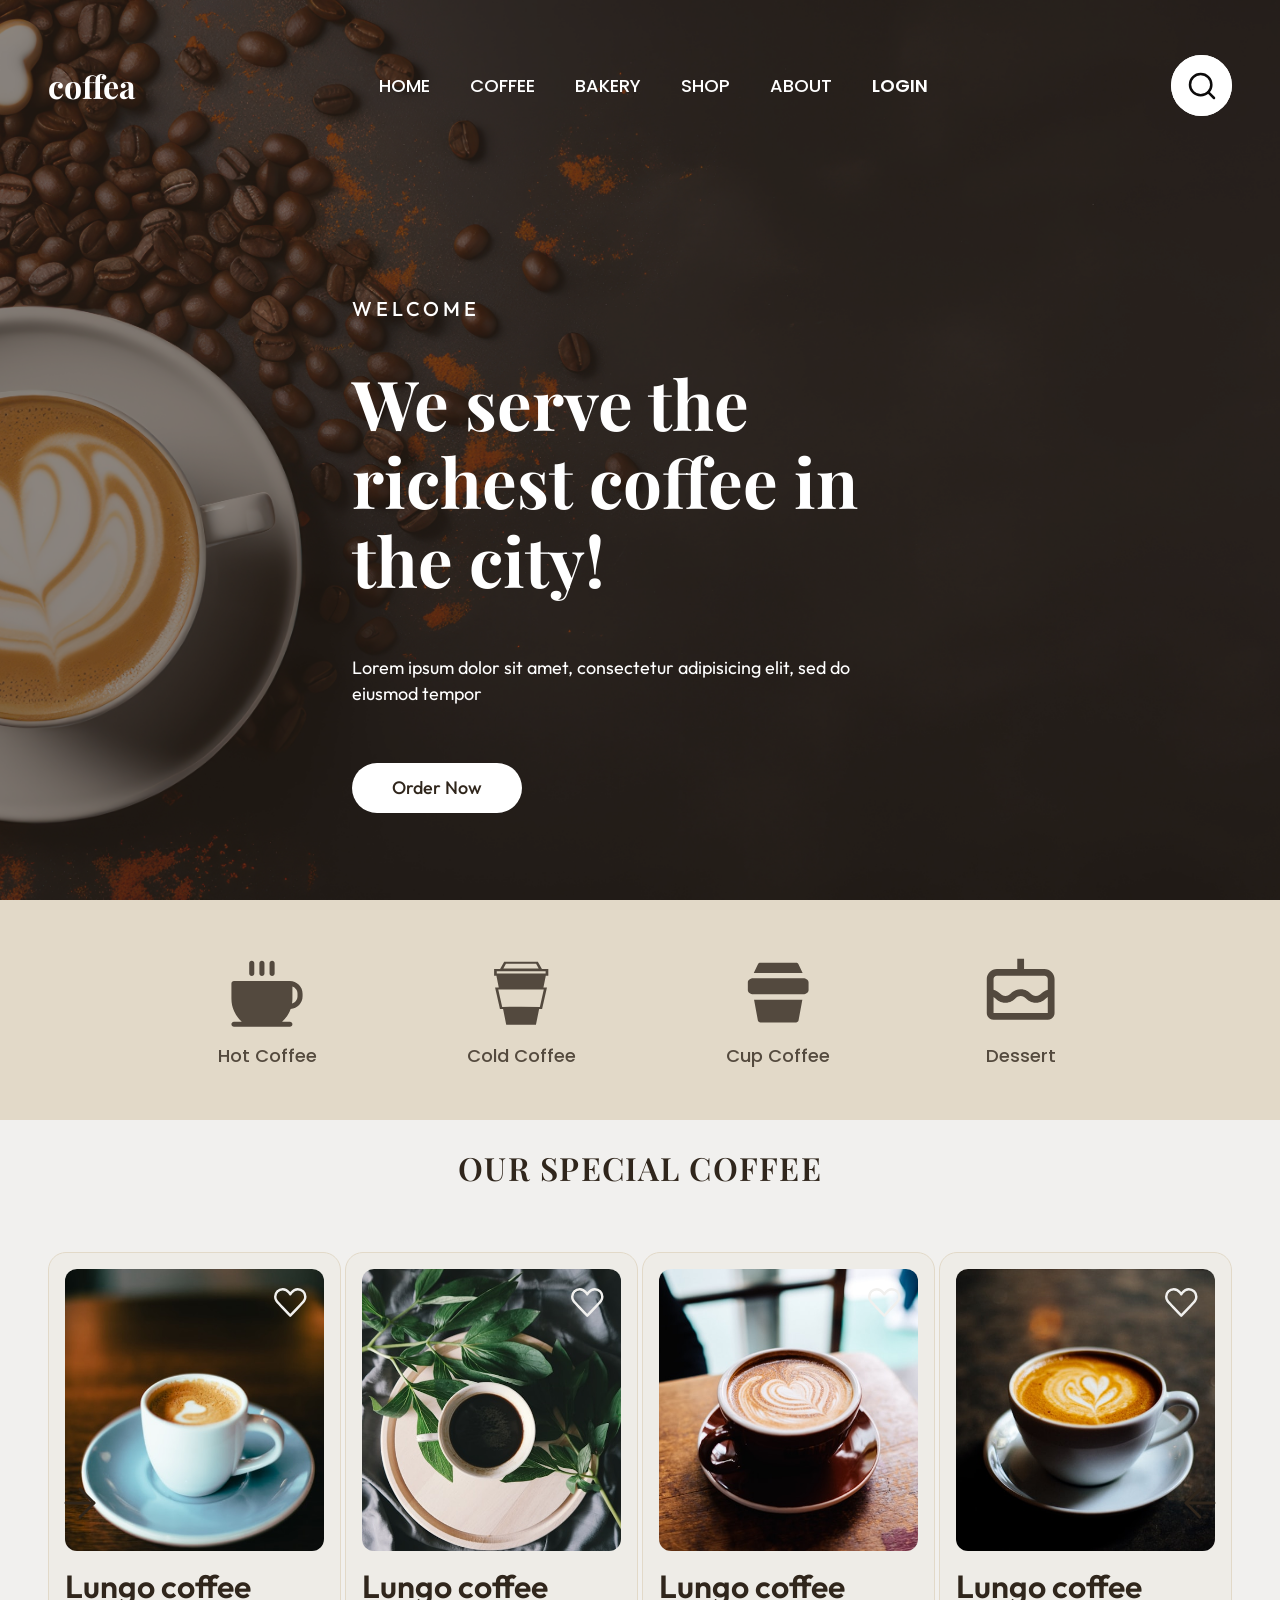
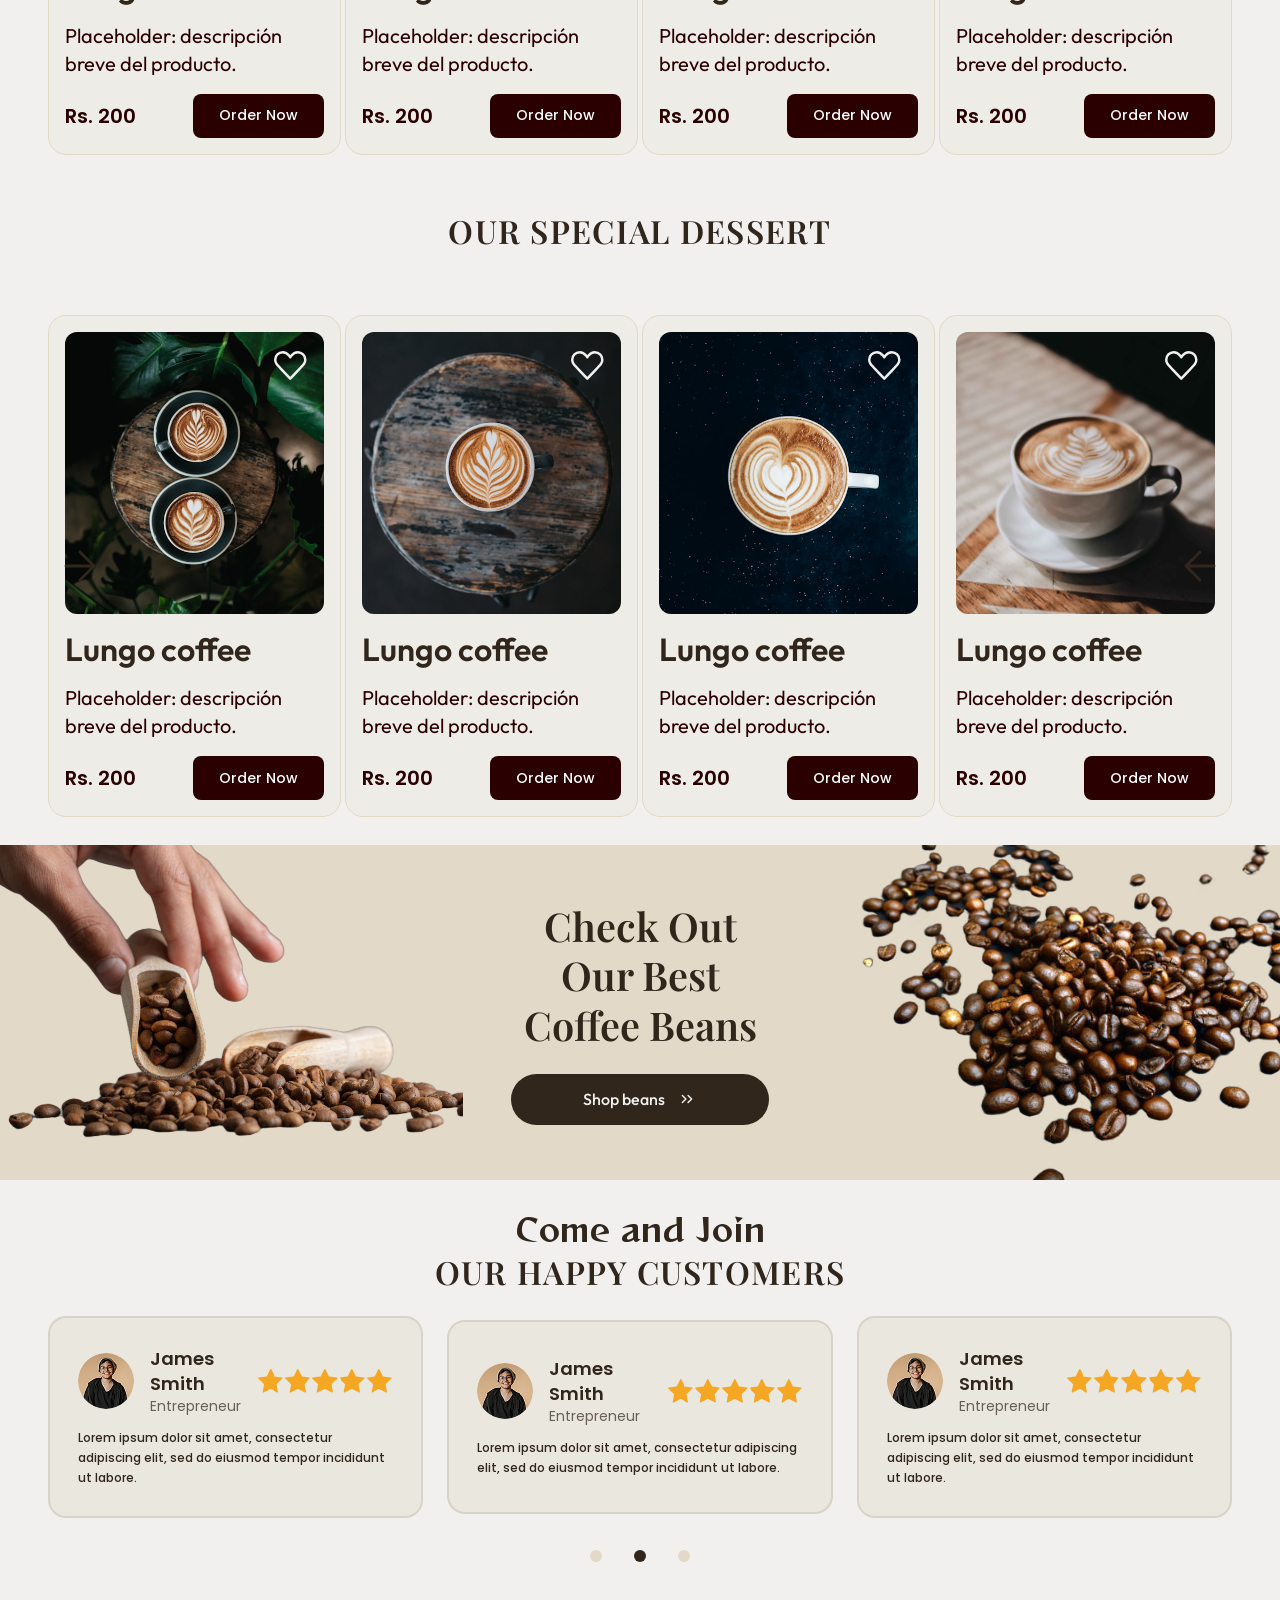
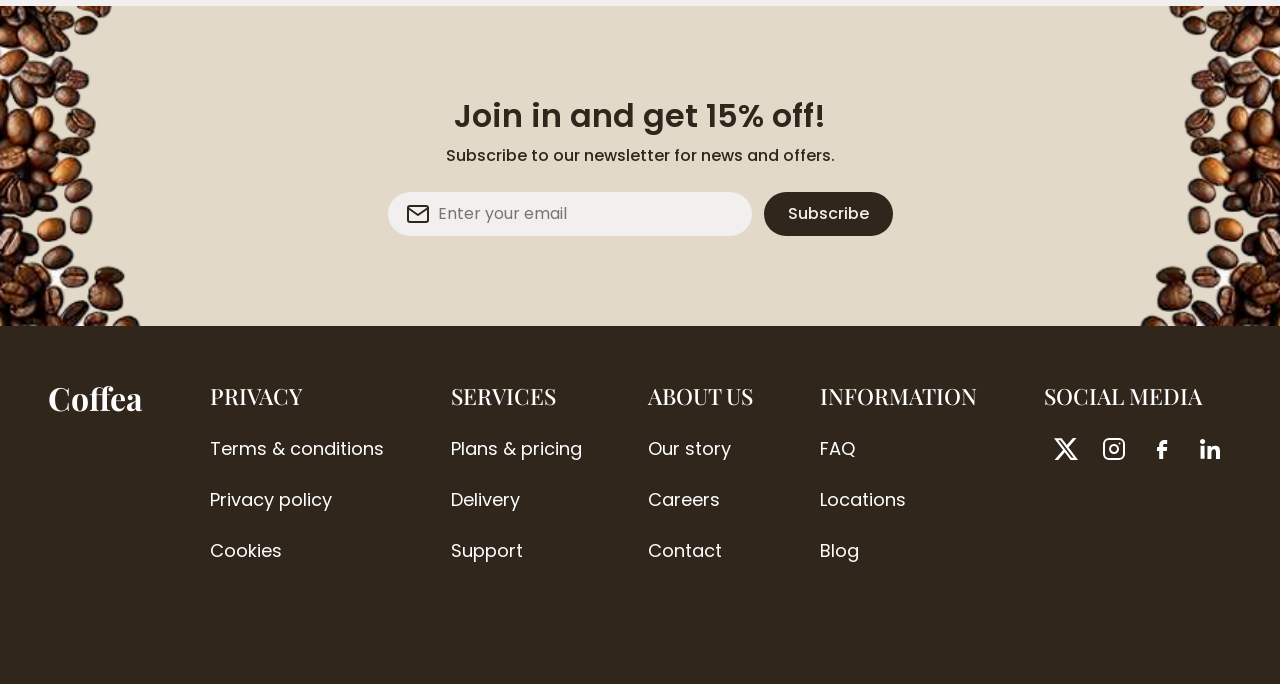
<file: coffea-landing/index.html>
<!DOCTYPE html>
<html lang="en">

<head>
    <meta charset="utf-8">
    <meta name="viewport" content="width=device-width, initial-scale=1">
    <title>Coffea | The richest coffee in the city</title>
    <meta name="description"
        content="Coffea is a coffee shop serving the richest coffee and desserts in the city. Order online and join our newsletter.">
    <meta property="og:title" content="Coffea">
    <meta property="og:description" content="We serve the richest coffee in the city!">
    <meta property="og:type" content="website">
    <link rel="icon" href="assets/icons/favicon.svg" type="image/svg+xml">
    <link rel="preconnect" href="https://fonts.googleapis.com">
    <link rel="preconnect" href="https://fonts.gstatic.com" crossorigin>
    <link
        href="https://fonts.googleapis.com/css2?family=Outfit:wght@400;500;600&family=Playfair+Display:wght@500;600;700&family=Poppins:wght@400;500;600&family=Reggae+One&display=swap"
        rel="stylesheet">
    <link rel="stylesheet" href="css/main.css">
</head>

<body>
    <a class="skip-link" href="#main">Saltar al contenido</a>

    <header class="header">
        <div class="header__inner container">
            <a class="header__logo" href="/">coffea</a>
            <input class="header__toggle visually-hidden" type="checkbox" id="menu-toggle">
            <label class="header__burger" for="menu-toggle"><span class="visually-hidden">Menú</span></label>
            <nav class="header__nav" aria-label="Principal">
                <ul>
                    <li><a href="#">home</a></li>
                    <li><a href="#">coffee</a></li>
                    <li><a href="#">bakery</a></li>
                    <li><a href="#">shop</a></li>
                    <li><a href="#">about</a></li>
                    <li><a class="header__login" href="#">login</a></li>
                </ul>
            </nav>
            <button class="header__search" type="button" aria-label="Buscar">
                <img src="assets/icons/search.svg" alt="" width="61" height="61">
            </button>
        </div>
    </header>

    <main id="main">
        <section class="hero" aria-labelledby="hero-title">
            <img class="hero__bg" src="assets/img/hero.jpg" alt="" width="1920" height="1000" fetchpriority="high">
            <div class="hero__content container">
                <p class="hero__eyebrow">Welcome</p>
                <h1 class="hero__title" id="hero-title">We serve the richest coffee in the city!</h1>
                <p class="hero__text">Lorem ipsum dolor sit amet, consectetur adipisicing elit, sed do eiusmod tempor
                </p>
                <a class="hero__btn" href="#">Order Now</a>
            </div>
        </section>

        <section class="categories" aria-label="Categorías">
            <ul class="categories__list">
                <li><a href="#"><img src="assets/icons/cat-hot.svg" alt="" width="82" height="82"><span>Hot
                            Coffee</span></a></li>
                <li><a href="#"><img src="assets/icons/cat-cold.svg" alt="" width="82" height="82"><span>Cold
                            Coffee</span></a></li>
                <li><a href="#"><img src="assets/icons/cat-cup.svg" alt="" width="82" height="82"><span>Cup
                            Coffee</span></a></li>
                <li><a href="#"><img src="assets/icons/cat-dessert.svg" alt="" width="82"
                            height="82"><span>Dessert</span></a></li>
            </ul>
        </section>

        <section class="products" aria-labelledby="coffee-title">
            <h2 class="products__title" id="coffee-title">Our Special Coffee</h2>
            <div class="carousel">
                <a class="carousel__arrow carousel__arrow--prev" href="#coffee-1" aria-label="Anterior"></a>
                <div class="carousel__track">
                    <article class="product-card" id="coffee-1">
                        <div class="product-card__media">
                            <img src="assets/img/coffee-1.jpg" alt="Lungo coffee en taza" width="334" height="364"
                                loading="lazy" decoding="async">
                            <input class="product-card__fav" type="checkbox" id="fav-coffee-1">
                            <label class="product-card__fav-label" for="fav-coffee-1"><span
                                    class="visually-hidden">Marcar como favorito</span></label>
                        </div>
                        <h3 class="product-card__title">Lungo coffee</h3>
                        <p class="product-card__desc">Placeholder: descripción breve del producto.</p>
                        <div class="product-card__row">
                            <data class="product-card__price" value="200">Rs. 200</data>
                            <a class="product-card__btn" href="#">Order Now</a>
                        </div>
                    </article>
                    <article class="product-card" id="coffee-2">
                        <div class="product-card__media">
                            <img src="assets/img/coffee-2.jpg" alt="Lungo coffee en taza" width="334" height="364"
                                loading="lazy" decoding="async">
                            <input class="product-card__fav" type="checkbox" id="fav-coffee-2">
                            <label class="product-card__fav-label" for="fav-coffee-2"><span
                                    class="visually-hidden">Marcar como favorito</span></label>
                        </div>
                        <h3 class="product-card__title">Lungo coffee</h3>
                        <p class="product-card__desc">Placeholder: descripción breve del producto.</p>
                        <div class="product-card__row">
                            <data class="product-card__price" value="200">Rs. 200</data>
                            <a class="product-card__btn" href="#">Order Now</a>
                        </div>
                    </article>
                    <article class="product-card" id="coffee-3">
                        <div class="product-card__media">
                            <img src="assets/img/coffee-3.jpg" alt="Lungo coffee en taza" width="334" height="364"
                                loading="lazy" decoding="async">
                            <input class="product-card__fav" type="checkbox" id="fav-coffee-3">
                            <label class="product-card__fav-label" for="fav-coffee-3"><span
                                    class="visually-hidden">Marcar como favorito</span></label>
                        </div>
                        <h3 class="product-card__title">Lungo coffee</h3>
                        <p class="product-card__desc">Placeholder: descripción breve del producto.</p>
                        <div class="product-card__row">
                            <data class="product-card__price" value="200">Rs. 200</data>
                            <a class="product-card__btn" href="#">Order Now</a>
                        </div>
                    </article>
                    <article class="product-card" id="coffee-4">
                        <div class="product-card__media">
                            <img src="assets/img/coffee-4.jpg" alt="Lungo coffee en taza" width="334" height="364"
                                loading="lazy" decoding="async">
                            <input class="product-card__fav" type="checkbox" id="fav-coffee-4">
                            <label class="product-card__fav-label" for="fav-coffee-4"><span
                                    class="visually-hidden">Marcar como favorito</span></label>
                        </div>
                        <h3 class="product-card__title">Lungo coffee</h3>
                        <p class="product-card__desc">Placeholder: descripción breve del producto.</p>
                        <div class="product-card__row">
                            <data class="product-card__price" value="200">Rs. 200</data>
                            <a class="product-card__btn" href="#">Order Now</a>
                        </div>
                    </article>
                </div>
                <a class="carousel__arrow carousel__arrow--next" href="#coffee-4" aria-label="Siguiente"></a>
            </div>
        </section>

        <section class="products" aria-labelledby="dessert-title">
            <h2 class="products__title" id="dessert-title">Our Special Dessert</h2>
            <div class="carousel">
                <a class="carousel__arrow carousel__arrow--prev" href="#dessert-1" aria-label="Anterior"></a>
                <div class="carousel__track">
                    <article class="product-card" id="dessert-1">
                        <div class="product-card__media">
                            <img src="assets/img/dessert-1.jpg" alt="Lungo coffee en taza" width="334" height="364"
                                loading="lazy" decoding="async">
                            <input class="product-card__fav" type="checkbox" id="fav-dessert-1">
                            <label class="product-card__fav-label" for="fav-dessert-1"><span
                                    class="visually-hidden">Marcar como favorito</span></label>
                        </div>
                        <h3 class="product-card__title">Lungo coffee</h3>
                        <p class="product-card__desc">Placeholder: descripción breve del producto.</p>
                        <div class="product-card__row">
                            <data class="product-card__price" value="200">Rs. 200</data>
                            <a class="product-card__btn" href="#">Order Now</a>
                        </div>
                    </article>
                    <article class="product-card" id="dessert-2">
                        <div class="product-card__media">
                            <img src="assets/img/dessert-2.jpg" alt="Lungo coffee en taza" width="334" height="364"
                                loading="lazy" decoding="async">
                            <input class="product-card__fav" type="checkbox" id="fav-dessert-2">
                            <label class="product-card__fav-label" for="fav-dessert-2"><span
                                    class="visually-hidden">Marcar como favorito</span></label>
                        </div>
                        <h3 class="product-card__title">Lungo coffee</h3>
                        <p class="product-card__desc">Placeholder: descripción breve del producto.</p>
                        <div class="product-card__row">
                            <data class="product-card__price" value="200">Rs. 200</data>
                            <a class="product-card__btn" href="#">Order Now</a>
                        </div>
                    </article>
                    <article class="product-card" id="dessert-3">
                        <div class="product-card__media">
                            <img src="assets/img/dessert-3.jpg" alt="Lungo coffee en taza" width="334" height="364"
                                loading="lazy" decoding="async">
                            <input class="product-card__fav" type="checkbox" id="fav-dessert-3">
                            <label class="product-card__fav-label" for="fav-dessert-3"><span
                                    class="visually-hidden">Marcar como favorito</span></label>
                        </div>
                        <h3 class="product-card__title">Lungo coffee</h3>
                        <p class="product-card__desc">Placeholder: descripción breve del producto.</p>
                        <div class="product-card__row">
                            <data class="product-card__price" value="200">Rs. 200</data>
                            <a class="product-card__btn" href="#">Order Now</a>
                        </div>
                    </article>
                    <article class="product-card" id="dessert-4">
                        <div class="product-card__media">
                            <img src="assets/img/dessert-4.jpg" alt="Lungo coffee en taza" width="334" height="364"
                                loading="lazy" decoding="async">
                            <input class="product-card__fav" type="checkbox" id="fav-dessert-4">
                            <label class="product-card__fav-label" for="fav-dessert-4"><span
                                    class="visually-hidden">Marcar como favorito</span></label>
                        </div>
                        <h3 class="product-card__title">Lungo coffee</h3>
                        <p class="product-card__desc">Placeholder: descripción breve del producto.</p>
                        <div class="product-card__row">
                            <data class="product-card__price" value="200">Rs. 200</data>
                            <a class="product-card__btn" href="#">Order Now</a>
                        </div>
                    </article>
                </div>
                <a class="carousel__arrow carousel__arrow--next" href="#dessert-4" aria-label="Siguiente"></a>
            </div>
        </section>

        <section class="promo" aria-labelledby="promo-title">
            <img class="promo__img promo__img--left" src="assets/img/promo-hand.jpg" alt="" width="520" height="335"
                loading="lazy" decoding="async">
            <div class="promo__content">
                <h2 class="promo__title" id="promo-title">Check Out Our Best Coffee Beans</h2>
                <a class="promo__btn" href="#">Shop beans <img src="assets/icons/chevron.svg" alt="" width="20"
                        height="20"></a>
            </div>
            <img class="promo__img promo__img--right" src="assets/img/promo-beans.jpg" alt="" width="503" height="335"
                loading="lazy" decoding="async">
        </section>

        <section class="testimonials" aria-labelledby="testimonials-title">
            <header class="testimonials__head">
                <p class="testimonials__accent">Come and Join</p>
                <h2 id="testimonials-title">Our Happy Customers</h2>
            </header>
            <div class="testimonials__track">
                <figure class="testimonial-card" id="t-1">
                    <img class="testimonial-card__avatar" src="assets/img/avatar-1.jpg" alt="" width="56" height="56"
                        loading="lazy" decoding="async">
                    <figcaption>
                        <span class="testimonial-card__name">James Smith</span>
                        <span class="testimonial-card__role">Entrepreneur</span>
                    </figcaption>
                    <span class="testimonial-card__rating" role="img" aria-label="5 de 5 estrellas"></span>
                    <blockquote>Lorem ipsum dolor sit amet, consectetur adipiscing elit, sed do eiusmod tempor
                        incididunt ut labore.</blockquote>
                </figure>
                <figure class="testimonial-card testimonial-card--featured" id="t-2">
                    <img class="testimonial-card__avatar" src="assets/img/avatar-2.jpg" alt="" width="56" height="56"
                        loading="lazy" decoding="async">
                    <figcaption>
                        <span class="testimonial-card__name">James Smith</span>
                        <span class="testimonial-card__role">Entrepreneur</span>
                    </figcaption>
                    <span class="testimonial-card__rating" role="img" aria-label="5 de 5 estrellas"></span>
                    <blockquote>Lorem ipsum dolor sit amet, consectetur adipiscing elit, sed do eiusmod tempor
                        incididunt ut labore.</blockquote>
                </figure>
                <figure class="testimonial-card" id="t-3">
                    <img class="testimonial-card__avatar" src="assets/img/avatar-3.jpg" alt="" width="56" height="56"
                        loading="lazy" decoding="async">
                    <figcaption>
                        <span class="testimonial-card__name">James Smith</span>
                        <span class="testimonial-card__role">Entrepreneur</span>
                    </figcaption>
                    <span class="testimonial-card__rating" role="img" aria-label="5 de 5 estrellas"></span>
                    <blockquote>Lorem ipsum dolor sit amet, consectetur adipiscing elit, sed do eiusmod tempor
                        incididunt ut labore.</blockquote>
                </figure>
            </div>
            <nav class="testimonials__pager" aria-label="Testimonios">
                <a href="#t-1" aria-label="Testimonio 1"></a>
                <a href="#t-2" aria-label="Testimonio 2"></a>
                <a href="#t-3" aria-label="Testimonio 3"></a>
            </nav>
        </section>

        <section class="newsletter" aria-labelledby="newsletter-title">
            <img class="newsletter__img newsletter__img--left" src="assets/img/newsletter-beans.jpg" alt="" width="482"
                height="321" loading="lazy" decoding="async">
            <div class="newsletter__content">
                <h2 id="newsletter-title">Join in and get 15% off!</h2>
                <p>Subscribe to our newsletter for news and offers.</p>
                <form class="newsletter__form" action="#" method="get">
                    <label class="visually-hidden" for="nl-email">Email</label>
                    <input id="nl-email" type="email" name="email" placeholder="Enter your email" required
                        autocomplete="email">
                    <button type="submit">Subscribe</button>
                </form>
            </div>
            <img class="newsletter__img newsletter__img--right" src="assets/img/newsletter-beans.jpg" alt="" width="482"
                height="321" loading="lazy" decoding="async">
        </section>
    </main>

    <footer class="footer">
        <div class="footer__inner container">
            <a class="footer__logo" href="/">Coffea</a>
            <nav class="footer__col" aria-labelledby="f-privacy">
                <h3 id="f-privacy">PRIVACY</h3>
                <ul>
                    <li><a href="#">Terms & conditions</a></li>
                    <li><a href="#">Privacy policy</a></li>
                    <li><a href="#">Cookies</a></li>
                </ul>
            </nav>
            <nav class="footer__col" aria-labelledby="f-services">
                <h3 id="f-services">SERVICES</h3>
                <ul>
                    <li><a href="#">Plans & pricing</a></li>
                    <li><a href="#">Delivery</a></li>
                    <li><a href="#">Support</a></li>
                </ul>
            </nav>
            <nav class="footer__col" aria-labelledby="f-about-us">
                <h3 id="f-about-us">ABOUT US</h3>
                <ul>
                    <li><a href="#">Our story</a></li>
                    <li><a href="#">Careers</a></li>
                    <li><a href="#">Contact</a></li>
                </ul>
            </nav>
            <nav class="footer__col" aria-labelledby="f-information">
                <h3 id="f-information">INFORMATION</h3>
                <ul>
                    <li><a href="#">FAQ</a></li>
                    <li><a href="#">Locations</a></li>
                    <li><a href="#">Blog</a></li>
                </ul>
            </nav>
            <nav class="footer__col" aria-labelledby="f-social">
                <h3 id="f-social">SOCIAL MEDIA</h3>
                <ul class="footer__social">
                    <li><a href="#" aria-label="X / Twitter"><img src="assets/icons/social-x.svg" alt="" width="24"
                                height="24"></a></li>
                    <li><a href="#" aria-label="Instagram"><img src="assets/icons/social-instagram.svg" alt=""
                                width="24" height="24"></a></li>
                    <li><a href="#" aria-label="Facebook"><img src="assets/icons/social-facebook.svg" alt="" width="24"
                                height="24"></a></li>
                    <li><a href="#" aria-label="LinkedIn"><img src="assets/icons/social-linkedin.svg" alt="" width="24"
                                height="24"></a></li>
                </ul>
            </nav>
        </div>
    </footer>
</body>

</html>
</file>
<file: coffea-landing/css/main.css>
@layer tokens, base, layout, components, utilities;

@import url("tokens.css") layer(tokens);
@import url("base.css") layer(base);
@import url("layout.css") layer(layout);
@import url("components/header.css") layer(components);
@import url("components/hero.css") layer(components);
@import url("components/categories.css") layer(components);
@import url("components/product-card.css") layer(components);
@import url("components/carousel.css") layer(components);
@import url("components/promo.css") layer(components);
@import url("components/testimonial-card.css") layer(components);
@import url("components/newsletter.css") layer(components);
@import url("components/footer.css") layer(components);
@import url("utilities.css") layer(utilities);
</file>
